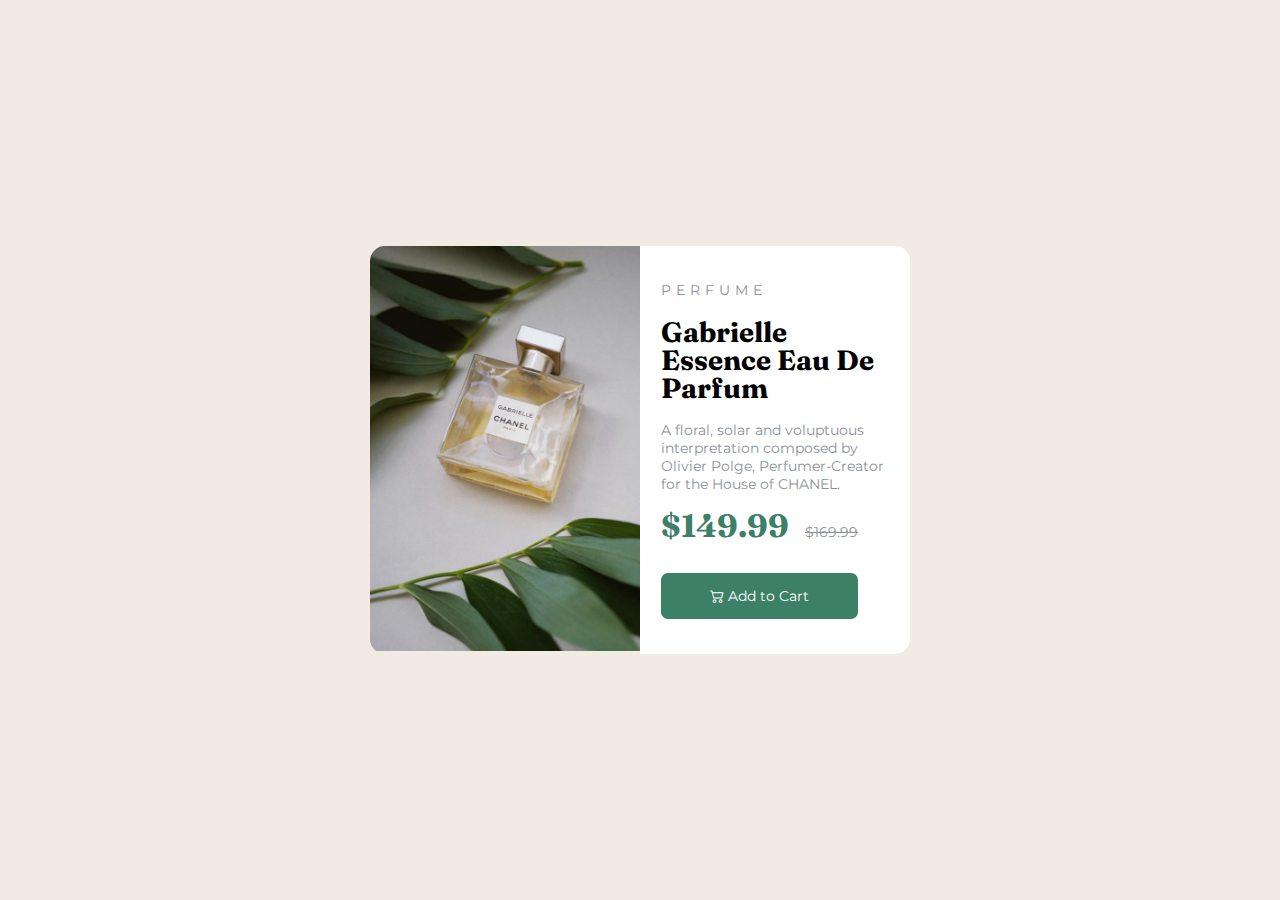
<file: main.html>
<!DOCTYPE html>
<html lang="en">
<head>
    <meta charset="UTF-8">
    <meta http-equiv="X-UA-Compatible" content="IE=edge">
    <meta name="viewport" content="width=device-width, initial-scale=1">
    <title>Document</title>
    <link href="https://fonts.googleapis.com/css2?family=Fraunces:opsz,wght@9..144,700&family=Montserrat:wght@100;500;700&display=swap"rel="stylesheet">
    <link rel="stylesheet" href="https://cdn.jsdelivr.net/npm/bootstrap-icons@1.10.3/font/bootstrap-icons.css">
    <link rel="stylesheet" href="style1.css">
    <link rel="shortcut icon" href="/favicon-32x32.png" type="image/x-icon">
</head>
<body>
    <div class="container">
        <div class="row">
            <div class="cl_img">
            </div>
            <div class="cl_txt">
                <p class="intro">perfume</p>
                <h1>Gabrielle Essence Eau De Parfum</h1>
                <p>A floral, solar and voluptuous interpretation composed by Olivier Polge, Perfumer-Creator for the House of CHANEL.</p>
                <p><strong>$149.99</strong>&nbsp; &nbsp; <strike>$169.99</strike></p>
                <a href="#" class="btn"><span class="bi bi-cart2"></span> Add to Cart</a>
            </div>
        </div>
    </div>
</body>
</html>
</file>
<file: style1.css>
*,
*::before,
*::after {
    box-sizing: border-box;
}

body {
    background: hsl(30, 38%, 92%);
    display: flex;
    justify-content: center;
    align-items: center;
    min-height: 100vh;
    font-family: 'Montserrat';
    margin: 0 auto;
    font-size: 0.875rem;
}

.cl_img {
    height: 14.7rem;
    background: url(/image-product-mobile.jpg)no-repeat;
    background-size: contain;
    border-top-left-radius: 15px;
    border-top-right-radius: 15px;
}

.container {
    width: 21rem;
}

.cl_txt {
    padding: 1.5em;
    background: hsl(0, 0%, 100%);
    border-bottom-left-radius: 15px;
    border-bottom-right-radius: 15px;
}

p {
    color: hsl(225, 6%, 58%);
}

.intro {
    text-transform: uppercase;
    letter-spacing: 5px;
}

strong {
    color: hsl(158, 36%, 37%);
    font-family: 'Fraunces';
    font-size: 2rem;
    line-height: 1.2;
    font-weight: 700;
}

.cl_txt h1 {
    line-height: 1;
    font-family: 'Fraunces';
}

.btn {
    text-decoration: none;
    background: hsl(158, 36%, 37%);
    color: hsl(0, 0%, 100%);
    padding: 1em 5.5em;
    display: inline-block;
    margin: 1em 0;
    border-radius: 0.5em;
}

@media (min-width: 600px) {
    .container {
        width: 33.7rem;

    }
    .row {
        display: flex;
    }
    .cl_img {
        background: url(/image-product-desktop.jpg) no-repeat;
        background-size: contain;
        width: 50%;
        height: auto;
        border-bottom-left-radius: 15px;
        border-top-left-radius: 15px;
        border-top-right-radius: 0;

    }

    .cl_txt {
        width: 50%;
        border-bottom-right-radius: 15px;
        border-top-right-radius: 15px;
        border-bottom-left-radius: 0;

    }

    .btn {
        padding: 1em 3.5em;
    }
}
</file>
